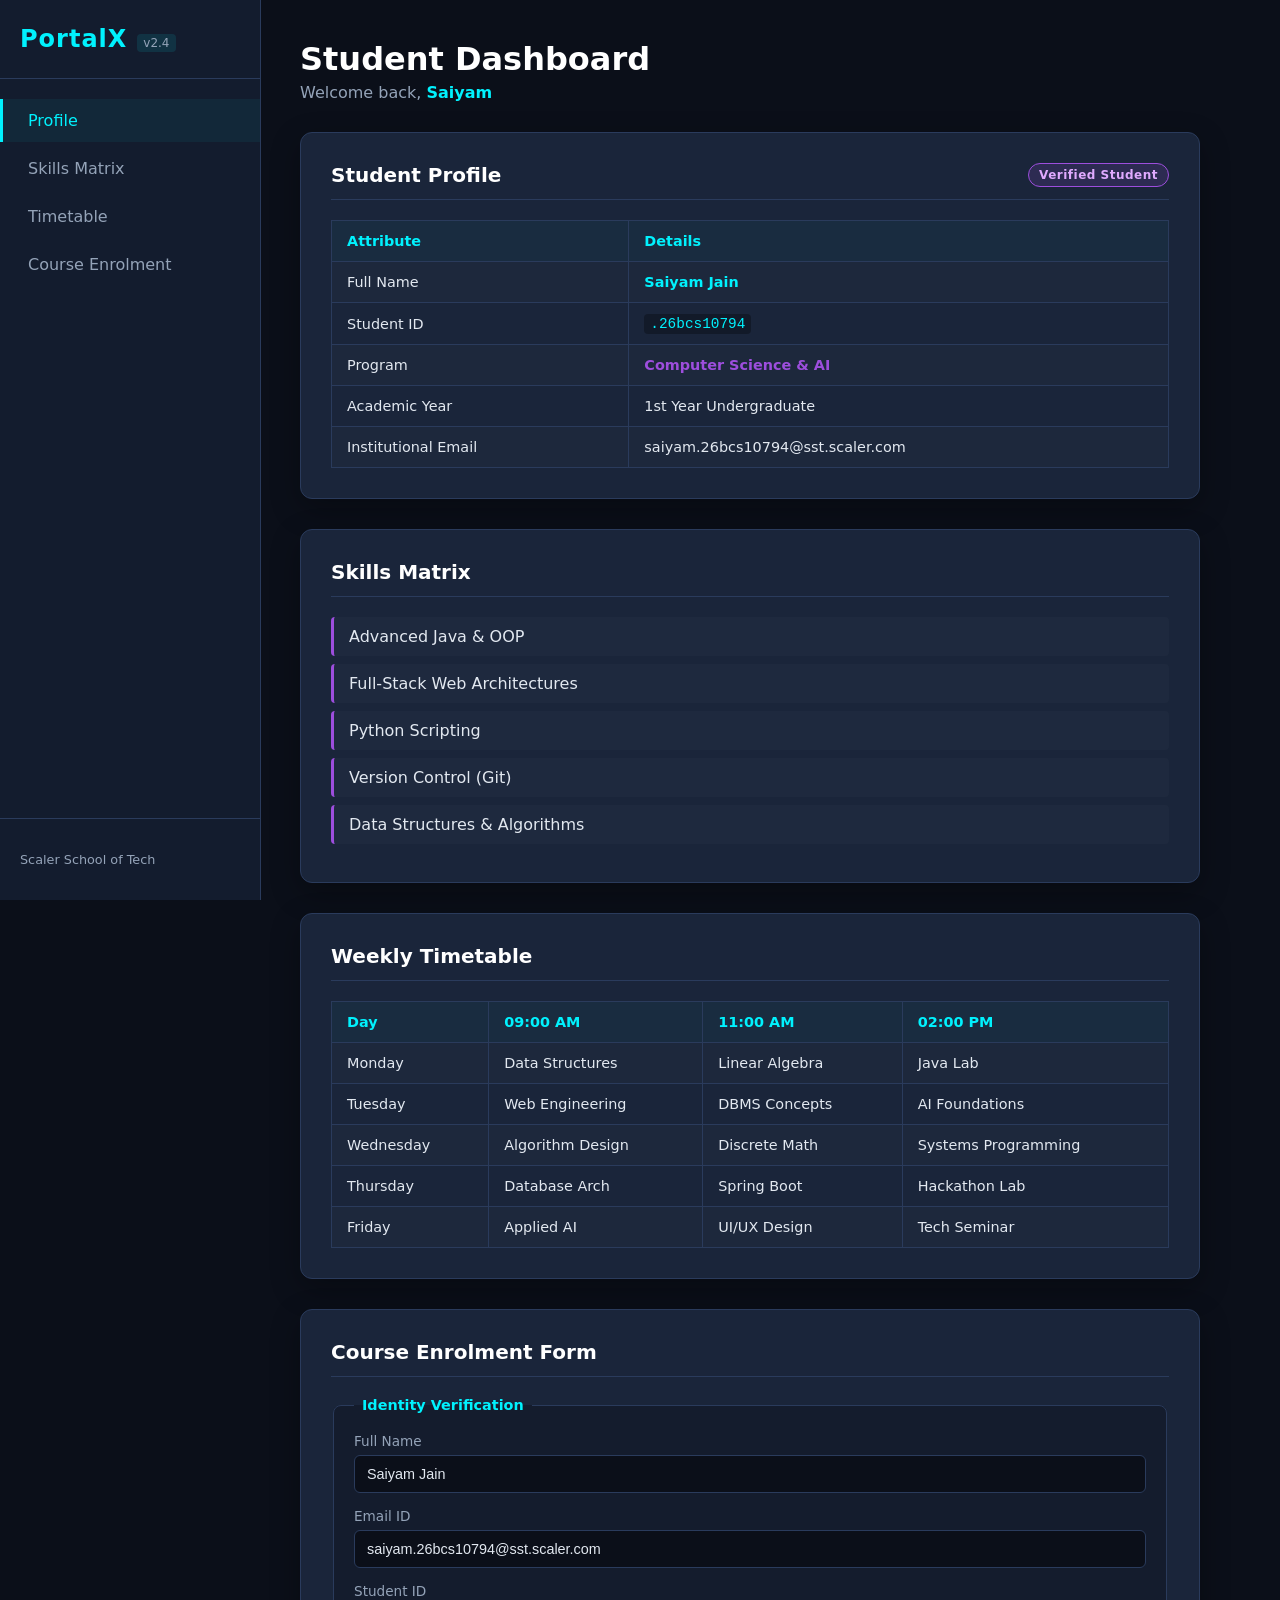
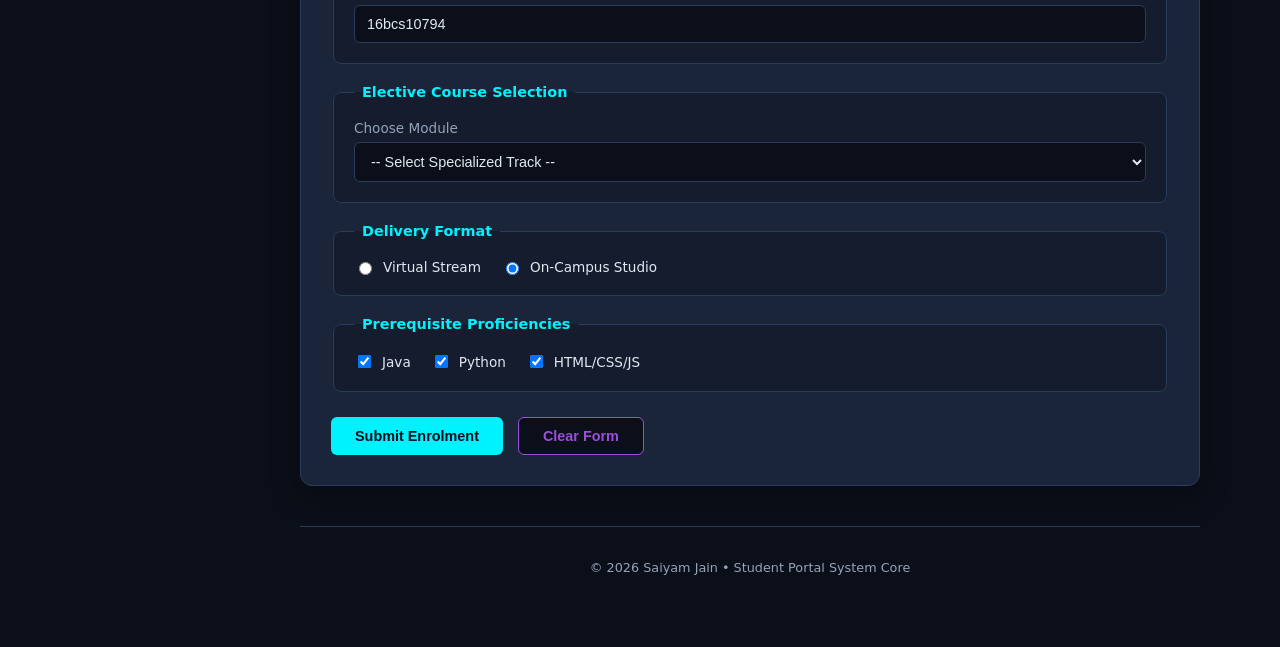
<file: index.html>
<!DOCTYPE html>
<html lang="en">
<head>
    <meta charset="UTF-8">
    <meta name="viewport" content="width=device-width, initial-scale=1.0">
    <title>Saiyam Jain | Student Hub</title>
    <link rel="stylesheet" href="saiyam-styles.css">
</head>
<body>

    <!-- App Shell Layout -->
    <div class="app-layout">
        
        <!-- Sidebar Navigation -->
        <aside class="sidebar">
            <div class="brand">
                <h2>PortalX</h2>
                <span class="version">v2.4</span>
            </div>
            <nav class="side-nav">
                <a href="#profile" class="active">Profile</a>
                <a href="#skills">Skills Matrix</a>
                <a href="#schedule">Timetable</a>
                <a href="#register">Course Enrolment</a>
            </nav>
            <div class="sidebar-footer">
                <p>Scaler School of Tech</p>
            </div>
        </aside>

        <!-- Main Content Area -->
        <main class="main-content">
            
            <!-- Top Header Banner -->
            <header class="top-banner">
                <h1>Student Dashboard</h1>
                <p>Welcome back, <span class="highlight-cyan">Saiyam</span></p>
            </header>

            <!-- Profile Card -->
            <section id="profile" class="cyber-card">
                <div class="card-header">
                    <h2>Student Profile</h2>
                    <span class="cyber-badge">Verified Student</span>
                </div>
                <table>
                    <tr>
                        <th>Attribute</th>
                        <th>Details</th>
                    </tr>
                    <tr>
                        <td>Full Name</td>
                        <td><span id="student-name">Saiyam Jain</span></td>
                    </tr>
                    <tr>
                        <td>Student ID</td>
                        <td><code>.26bcs10794</code></td>
                    </tr>
                    <tr>
                        <td>Program</td>
                        <td><span class="highlight-purple">Computer Science & AI</span></td>
                    </tr>
                    <tr>
                        <td>Academic Year</td>
                        <td>1st Year Undergraduate</td>
                    </tr>
                    <tr>
                        <td>Institutional Email</td>
                        <td>saiyam.26bcs10794@sst.scaler.com</td>
                    </tr>
                </table>
            </section>

            <!-- Skills Matrix -->
            <section id="skills" class="cyber-card">
                <div class="card-header">
                    <h2>Skills Matrix</h2>
                </div>
                <ul class="neon-list">
                    <li>Advanced Java & OOP</li>
                    <li>Full-Stack Web Architectures</li>
                    <li>Python Scripting</li>
                    <li>Version Control (Git)</li>
                    <li>Data Structures & Algorithms</li>
                </ul>
            </section>

            <!-- Timetable Section -->
            <section id="schedule" class="cyber-card">
                <div class="card-header">
                    <h2>Weekly Timetable</h2>
                </div>
                <table>
                    <tr>
                        <th>Day</th>
                        <th>09:00 AM</th>
                        <th>11:00 AM</th>
                        <th>02:00 PM</th>
                    </tr>
                    <tr>
                        <td>Monday</td>
                        <td>Data Structures</td>
                        <td>Linear Algebra</td>
                        <td>Java Lab</td>
                    </tr>
                    <tr>
                        <td>Tuesday</td>
                        <td>Web Engineering</td>
                        <td>DBMS Concepts</td>
                        <td>AI Foundations</td>
                    </tr>
                    <tr>
                        <td>Wednesday</td>
                        <td>Algorithm Design</td>
                        <td>Discrete Math</td>
                        <td>Systems Programming</td>
                    </tr>
                    <tr>
                        <td>Thursday</td>
                        <td>Database Arch</td>
                        <td>Spring Boot</td>
                        <td>Hackathon Lab</td>
                    </tr>
                    <tr>
                        <td>Friday</td>
                        <td>Applied AI</td>
                        <td>UI/UX Design</td>
                        <td>Tech Seminar</td>
                    </tr>
                </table>
            </section>

            <!-- Registration Form Section -->
            <section id="register" class="cyber-card">
                <div class="card-header">
                    <h2>Course Enrolment Form</h2>
                </div>
                <form>
                    <fieldset class="cyber-fieldset">
                        <legend>Identity Verification</legend>
                        
                        <div class="input-group">
                            <label for="name-input">Full Name</label>
                            <input type="text" id="name-input" name="name" value="Saiyam Jain" required>
                        </div>

                        <div class="input-group">
                            <label for="email-input">Email ID</label>
                            <input type="email" id="email-input" name="email" value="saiyam.26bcs10794@sst.scaler.com" required>
                        </div>

                        <div class="input-group">
                            <label for="id-input">Student ID</label>
                            <input type="text" id="id-input" name="student_id" value="16bcs10794" required>
                        </div>
                    </fieldset>

                    <fieldset class="cyber-fieldset">
                        <legend>Elective Course Selection</legend>
                        <div class="input-group">
                            <label for="course-select">Choose Module</label>
                            <select id="course-select" name="course">
                                <option value="" disabled selected>-- Select Specialized Track --</option>
                                <option value="advanced-java">Advanced Backend with Spring Boot</option>
                                <option value="fullstack">Full Stack React & Node</option>
                                <option value="ai-ml">Machine Learning Fundamentals</option>
                                <option value="advanced-dsa">Competitive Programming & DSA</option>
                            </select>
                        </div>
                    </fieldset>

                    <fieldset class="cyber-fieldset">
                        <legend>Delivery Format</legend>
                        <div class="choice-container">
                            <div class="choice-item">
                                <input type="radio" id="mode-virtual" name="learning_mode" value="online">
                                <label for="mode-virtual">Virtual Stream</label>
                            </div>
                            <div class="choice-item">
                                <input type="radio" id="mode-campus" name="learning_mode" value="offline" checked>
                                <label for="mode-campus">On-Campus Studio</label>
                            </div>
                        </div>
                    </fieldset>

                    <fieldset class="cyber-fieldset">
                        <legend>Prerequisite Proficiencies</legend>
                        <div class="choice-container">
                            <div class="choice-item">
                                <input type="checkbox" id="chk-java" name="skills" value="java" checked>
                                <label for="chk-java">Java</label>
                            </div>
                            <div class="choice-item">
                                <input type="checkbox" id="chk-python" name="skills" value="python" checked>
                                <label for="chk-python">Python</label>
                            </div>
                            <div class="choice-item">
                                <input type="checkbox" id="chk-web" name="skills" value="web" checked>
                                <label for="chk-web">HTML/CSS/JS</label>
                            </div>
                        </div>
                    </fieldset>

                    <div class="form-actions">
                        <button type="submit" class="btn-neon-cyan">Submit Enrolment</button>
                        <button type="reset" class="btn-neon-purple">Clear Form</button>
                    </div>
                </form>
            </section>

            <!-- Footer -->
            <footer class="cyber-footer">
                <p>&copy; 2026 Saiyam Jain &bull; Student Portal System Core</p>
            </footer>

        </main>
    </div>

</body>
</html>
</file>
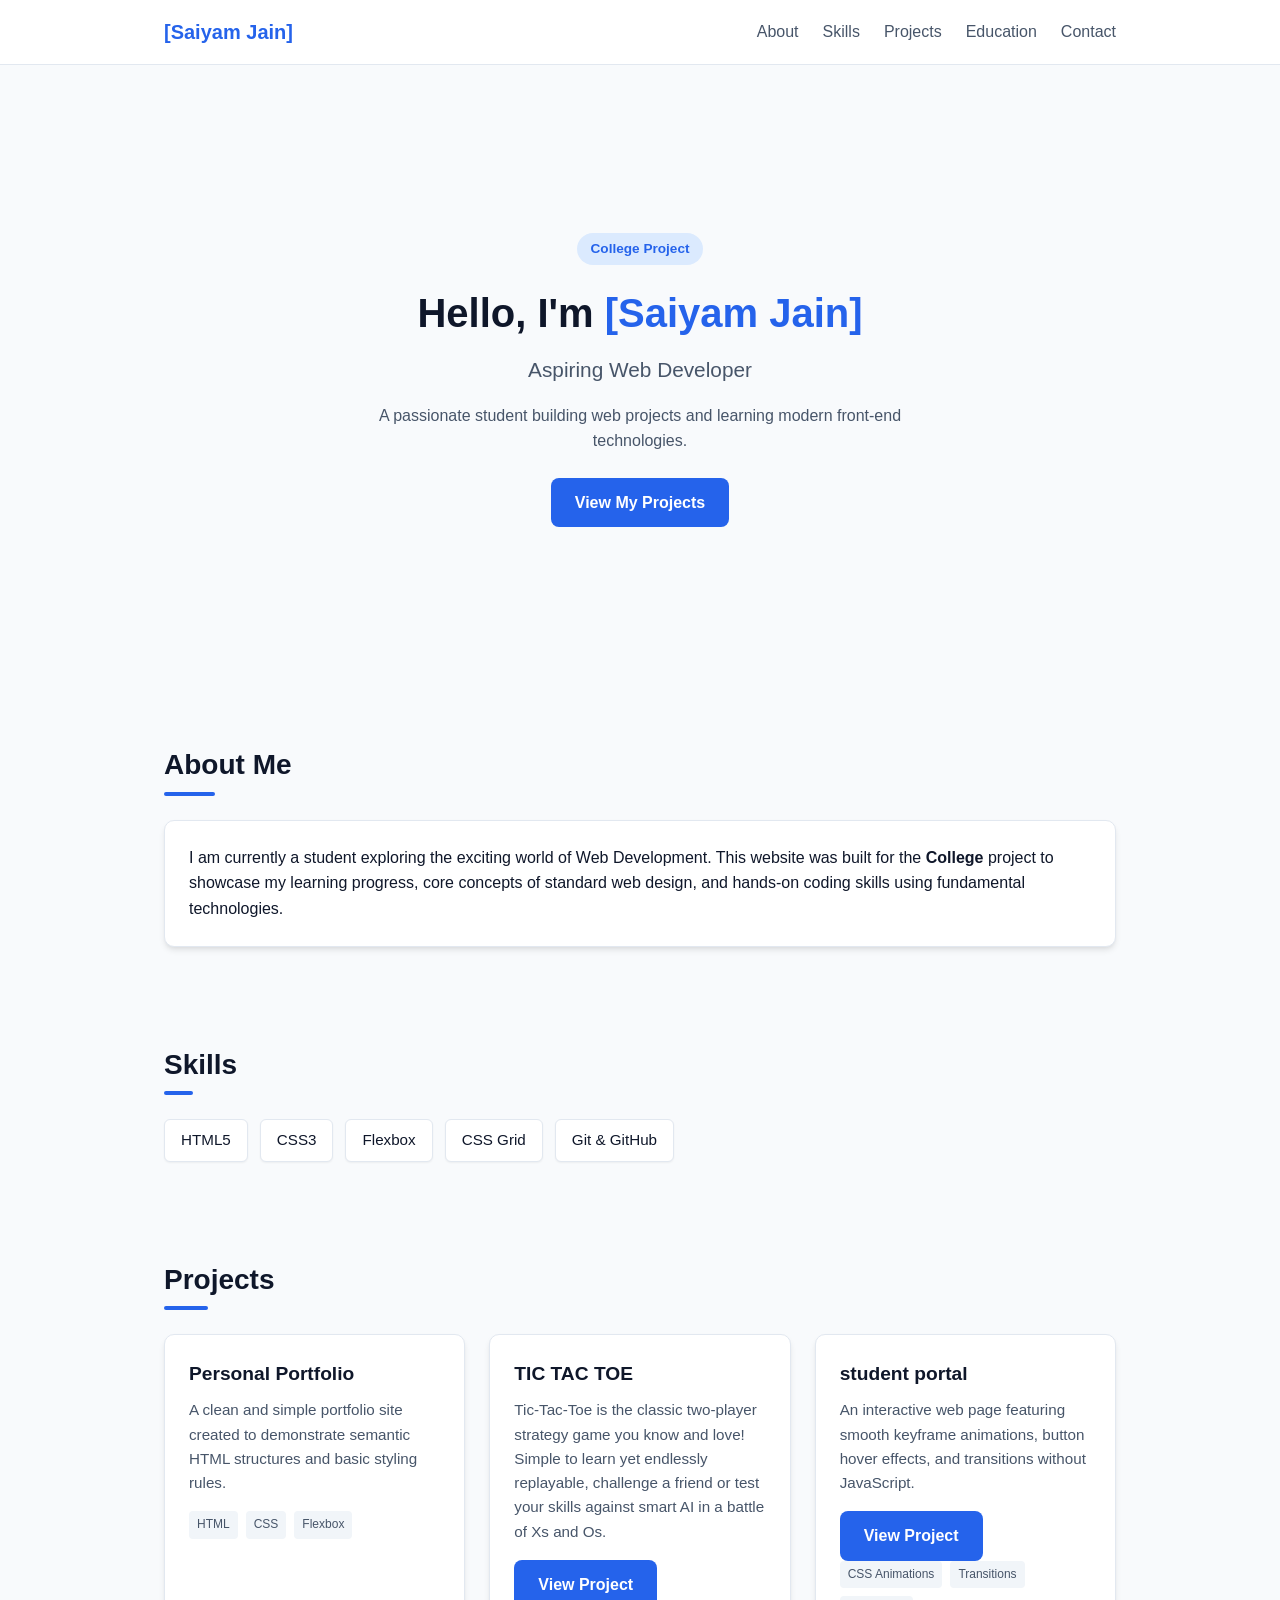
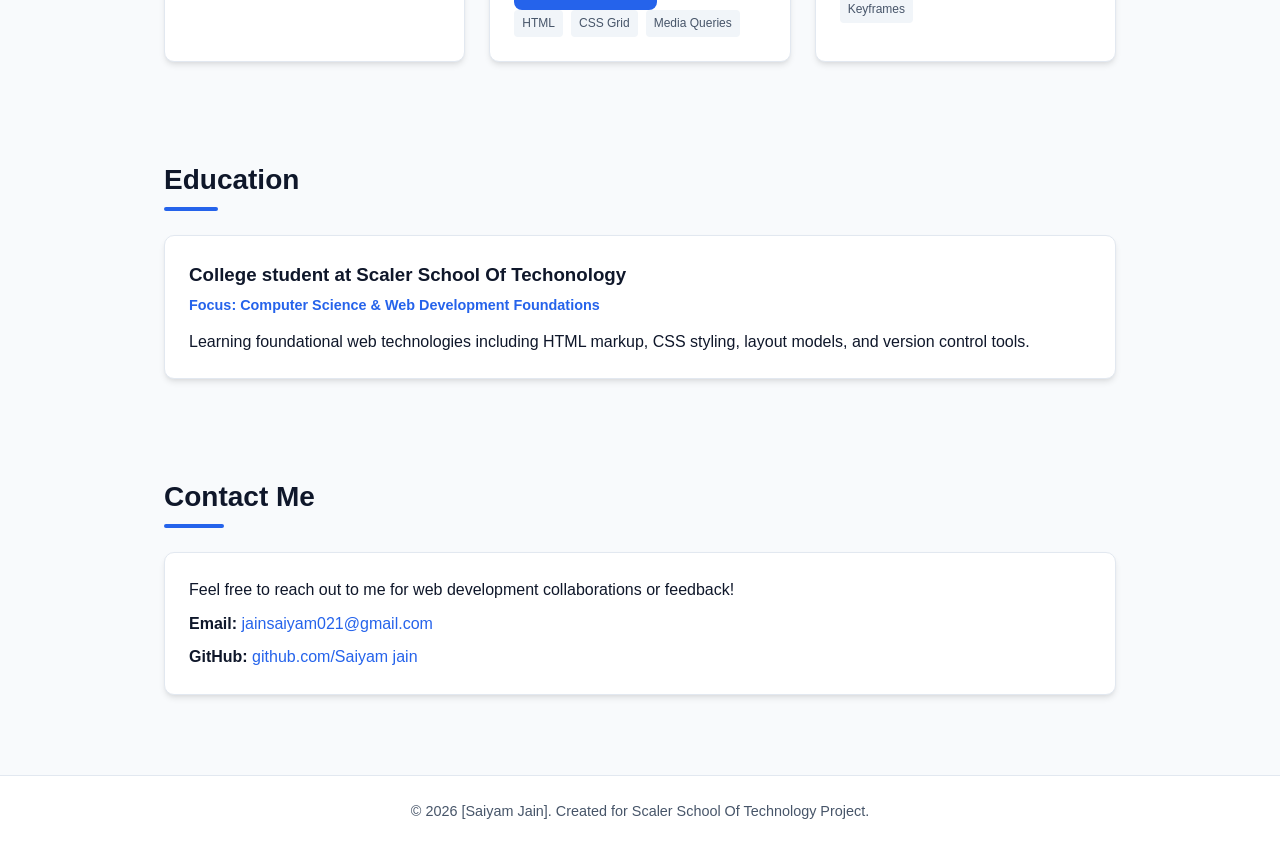
<file: portfolio.html>
<!DOCTYPE html>
<html lang="en">
<head>
  <meta charset="UTF-8">
  <meta name="viewport" content="width=device-width, initial-scale=1.0">
  <title>[Saiyam Jain] - Personal Portfolio</title>
  <link rel="stylesheet" href="index.css">
</head>
<body>

  <!-- Header Section with Navigation Links -->
  <header class="header">
    <nav class="navbar">
      <a href="#" class="logo">[Saiyam Jain]</a>
      <ul class="nav-links">
        <li><a href="#about">About</a></li>
        <li><a href="#skills">Skills</a></li>
        <li><a href="#projects">Projects</a></li>
        <li><a href="#education">Education</a></li>
        <li><a href="#contact">Contact</a></li>
      </ul>
    </nav>
  </header>

  <main>
    <!-- Hero Section -->
    <section id="hero" class="hero">
      <div class="hero-content">
        <span class="badge">College Project</span>
        <h1>Hello, I'm <span class="accent-text">[Saiyam Jain]</span></h1>
        <h2>Aspiring Web Developer</h2>
        <p>A passionate student building web projects and learning modern front-end technologies.</p>
        <a href="#projects" class="btn">View My Projects</a>
      </div>
    </section>

    <!-- About Section -->
    <section id="about" class="section">
      <h2 class="section-title">About Me</h2>
      <div class="card about-card">
        <p>
          I am currently a student exploring the exciting world of Web Development. 
          This website was built for the <strong>College</strong> project to showcase my learning progress, 
          core concepts of standard web design, and hands-on coding skills using fundamental technologies.
        </p>
      </div>
    </section>

    <!-- Skills Section -->
    <section id="skills" class="section">
      <h2 class="section-title">Skills</h2>
      <div class="skills-container">
        <div class="skill-tag">HTML5</div>
        <div class="skill-tag">CSS3</div>
        <div class="skill-tag">Flexbox</div>
        <div class="skill-tag">CSS Grid</div>
        <div class="skill-tag">Git & GitHub</div>
      </div>
    </section>

    <!-- Projects Section -->
    <section id="projects" class="section">
      <h2 class="section-title">Projects</h2>
      <div class="projects-grid">
        
        <!-- Project 1 -->
        <div class="project-card">
          <h3>Personal Portfolio</h3>
          <p>A clean and simple portfolio site created to demonstrate semantic HTML structures and basic styling rules.</p>
          <div class="project-tech">
            <span>HTML</span>
            <span>CSS</span>
            <span>Flexbox</span>
          </div>
        </div>

        <!-- Project 2 -->
        <div class="project-card">
          <h3>TIC TAC TOE</h3>
          <p>Tic-Tac-Toe is the classic two-player strategy game you know and love! Simple to learn yet endlessly replayable, challenge a friend or test your skills against smart AI in a battle of Xs and Os.</p>
          <a href="https://jainsaiyam021-png.github.io/tictactoe/modern_portfolio_tic_tac_toe.html" target="_blank" class="btn">View Project</a>
          <div class="project-tech">
            <span>HTML</span>
            <span>CSS Grid</span>
            <span>Media Queries</span>
          </div>
        </div>

        <!-- Project 3 -->
        <div class="project-card">
          <h3>student portal</h3>
          <p>An interactive web page featuring smooth keyframe animations, button hover effects, and transitions without JavaScript.</p>
           <a href="https://jainsaiyam021-png.github.io/student-portal/portal.html" target="_blank" class="btn">View Project</a>
          <div class="project-tech">
            <span>CSS Animations</span>
            <span>Transitions</span>
            <span>Keyframes</span>
          </div>
        </div>

      </div>
    </section>

    <!-- Education Section -->
    <section id="education" class="section">
      <h2 class="section-title">Education</h2>
      <div class="card">
        <h3>College student at Scaler School Of Techonology </h3>
        <p class="subtitle">Focus: Computer Science & Web Development Foundations</p>
        <p>Learning foundational web technologies including HTML markup, CSS styling, layout models, and version control tools.</p>
      </div>
    </section>

    <!-- Contact Section -->
    <section id="contact" class="section">
      <h2 class="section-title">Contact Me</h2>
      <div class="card contact-card">
        <p>Feel free to reach out to me for web development collaborations or feedback!</p>
        <div class="contact-links">
          <p><strong>Email:</strong> <a href="mailto:jainsaiyam021@gmail.com">jainsaiyam021@gmail.com</a></p>
          <p><strong>GitHub:</strong> <a href="https://github.com/jainsaiyam021-png" target="_blank" rel="noopener noreferrer">github.com/Saiyam jain</a></p>
        </div>
      </div>
    </section>
  </main>

  <!-- Footer Section -->
  <footer class="footer">
    <p>&copy; 2026 [Saiyam Jain]. Created for Scaler School Of Technology Project.</p>
  </footer>

</body>
</html>
</file>
<file: saiyam-styles.css>
/* --- Cyber / Dark-Mode Theme Styles --- */
:root {
    --bg-deep: #0b0f19;
    --bg-surface: #131c2e;
    --bg-card: #1a253a;
    --border-color: #2a3b5c;
    --neon-cyan: #00f2fe;
    --neon-purple: #9d4edd;
    --text-primary: #e2e8f0;
    --text-secondary: #94a3b8;
}

body {
    background-color: var(--bg-deep);
    font-family: 'Inter', system-ui, -apple-system, sans-serif;
    color: var(--text-primary);
    margin: 0;
    padding: 0;
}

/* --- App Layout (Sidebar + Main) --- */
.app-layout {
    display: flex;
    min-height: 100vh;
}

.sidebar {
    width: 260px;
    background-color: var(--bg-surface);
    border-right: 1px solid var(--border-color);
    display: flex;
    flex-direction: column;
    position: fixed;
    height: 100vh;
}

.brand {
    padding: 25px 20px;
    border-bottom: 1px solid var(--border-color);
    display: flex;
    align-items: baseline;
    gap: 10px;
}

.brand h2 {
    margin: 0;
    color: var(--neon-cyan);
    font-size: 1.5rem;
    letter-spacing: 1px;
}

.version {
    font-size: 0.75rem;
    color: var(--text-secondary);
    background: rgba(0, 242, 254, 0.1);
    padding: 2px 6px;
    border-radius: 4px;
}

.side-nav {
    padding: 20px 0;
    display: flex;
    flex-direction: column;
    gap: 5px;
}

.side-nav a {
    padding: 12px 25px;
    color: var(--text-secondary);
    text-decoration: none;
    font-weight: 500;
    transition: all 0.2s ease;
    border-left: 3px solid transparent;
}

.side-nav a:hover, 
.side-nav a.active {
    color: var(--neon-cyan);
    background-color: rgba(0, 242, 254, 0.05);
    border-left-color: var(--neon-cyan);
}

.sidebar-footer {
    margin-top: auto;
    padding: 20px;
    font-size: 0.8rem;
    color: var(--text-secondary);
    border-top: 1px solid var(--border-color);
}

.main-content {
    margin-left: 260px;
    flex: 1;
    padding: 40px;
    max-width: 900px;
}

/* --- Top Header Banner --- */
.top-banner {
    margin-bottom: 30px;
}

.top-banner h1 {
    margin: 0 0 5px 0;
    font-size: 2rem;
    color: #ffffff;
}

.top-banner p {
    margin: 0;
    color: var(--text-secondary);
}

/* --- Cyber Cards --- */
.cyber-card {
    background-color: var(--bg-card);
    border: 1px solid var(--border-color);
    border-radius: 12px;
    padding: 30px;
    margin-bottom: 30px;
    box-shadow: 0 10px 30px rgba(0, 0, 0, 0.3);
}

.card-header {
    display: flex;
    justify-content: space-between;
    align-items: center;
    margin-bottom: 20px;
    border-bottom: 1px solid var(--border-color);
    padding-bottom: 12px;
}

.card-header h2 {
    margin: 0;
    font-size: 1.25rem;
    color: #ffffff;
}

/* --- Custom Highlights & Badges --- */
.highlight-cyan {
    color: var(--neon-cyan);
    font-weight: bold;
}

.highlight-purple {
    color: var(--neon-purple);
    font-weight: bold;
}

.cyber-badge {
    background: rgba(157, 78, 221, 0.15);
    color: #e0aaff;
    border: 1px solid var(--neon-purple);
    padding: 4px 10px;
    border-radius: 20px;
    font-size: 0.75rem;
    font-weight: bold;
    letter-spacing: 0.5px;
}

#student-name {
    color: var(--neon-cyan);
    font-weight: bold;
}

/* --- Tables --- */
table {
    width: 100%;
    border-collapse: collapse;
    margin-top: 10px;
}

th, td {
    border: 1px solid var(--border-color);
    padding: 12px 15px;
    text-align: left;
    font-size: 0.9rem;
}

th {
    background-color: rgba(0, 242, 254, 0.03);
    color: var(--neon-cyan);
    font-weight: 600;
}

tr:nth-child(even) {
    background-color: rgba(255, 255, 255, 0.01);
}

code {
    background: rgba(0, 0, 0, 0.3);
    padding: 2px 6px;
    border-radius: 4px;
    color: var(--neon-cyan);
    font-family: monospace;
}

/* --- Lists --- */
.neon-list {
    list-style-type: none;
    padding-left: 0;
    margin: 0;
}

.neon-list li {
    padding: 10px 15px;
    margin-bottom: 8px;
    background: rgba(255, 255, 255, 0.02);
    border-left: 3px solid var(--neon-purple);
    border-radius: 4px;
    font-weight: 500;
}

/* --- Forms & Controls --- */
.cyber-fieldset {
    border: 1px solid var(--border-color);
    border-radius: 8px;
    padding: 20px;
    margin-bottom: 20px;
    background: rgba(11, 15, 25, 0.4);
}

.cyber-fieldset legend {
    color: var(--neon-cyan);
    font-weight: bold;
    padding: 0 8px;
    font-size: 0.9rem;
}

.input-group {
    margin-bottom: 15px;
}

.input-group:last-child {
    margin-bottom: 0;
}

label {
    display: block;
    margin-bottom: 6px;
    font-size: 0.85rem;
    color: var(--text-secondary);
    font-weight: 500;
}

input[type="text"],
input[type="email"],
select {
    width: 100%;
    padding: 10px 12px;
    background-color: var(--bg-deep);
    border: 1px solid var(--border-color);
    border-radius: 6px;
    color: var(--text-primary);
    box-sizing: border-box;
    font-size: 0.9rem;
    transition: border-color 0.2s;
}

input[type="text"]:focus,
input[type="email"]:focus,
select:focus {
    border-color: var(--neon-cyan);
    outline: none;
    box-shadow: 0 0 8px rgba(0, 242, 254, 0.2);
}

.choice-container {
    display: flex;
    gap: 20px;
    flex-wrap: wrap;
}

.choice-item {
    display: flex;
    align-items: center;
    gap: 8px;
}

.choice-item label {
    margin-bottom: 0;
    color: var(--text-primary);
    cursor: pointer;
}

/* --- Buttons --- */
.form-actions {
    display: flex;
    gap: 15px;
    margin-top: 25px;
}

button {
    padding: 10px 24px;
    border-radius: 6px;
    font-weight: 600;
    cursor: pointer;
    font-size: 0.9rem;
    border: none;
    transition: opacity 0.2s;
}

.btn-neon-cyan {
    background-color: var(--neon-cyan);
    color: var(--bg-deep);
}

.btn-neon-cyan:hover {
    opacity: 0.9;
    box-shadow: 0 0 12px rgba(0, 242, 254, 0.4);
}

.btn-neon-purple {
    background-color: var(--bg-deep);
    color: var(--neon-purple);
    border: 1px solid var(--neon-purple);
}

.btn-neon-purple:hover {
    background-color: rgba(157, 78, 221, 0.1);
}

/* --- Footer --- */
.cyber-footer {
    text-align: center;
    padding: 20px 0;
    color: var(--text-secondary);
    font-size: 0.8rem;
    border-top: 1px solid var(--border-color);
    margin-top: 40px;
}
</file>
<file: index.css>
/* STREAMING_CHUNK:Defining CSS variables and global reset styles... */
/* ==========================================================================
   Global Variables & Styles
   ========================================================================== */
:root {
  /* Theme Colors */
  --bg-color: #f8fafc;         /* Light neutral background */
  --card-bg: #ffffff;          /* White card background */
  --text-dark: #0f172a;        /* Dark heading text */
  --text-muted: #475569;       /* Muted paragraph text */
  --accent-color: #2563eb;     /* Blue accent color */
  --accent-hover: #1d4ed8;     /* Darker blue for hover */
  --border-color: #e2e8f0;     /* Border gray */
  --shadow: 0 4px 6px -1px rgba(0, 0, 0, 0.1), 0 2px 4px -2px rgba(0, 0, 0, 0.05);
}

/* Basic Reset for consistent sizing across browsers */
* {
  margin: 0;
  padding: 0;
  box-sizing: border-box; /* Includes padding and border in element width */
}

html {
  scroll-behavior: smooth; /* Smooth scrolling when clicking navbar anchor links */
}

body {
  font-family: 'Segoe UI', Tahoma, Geneva, Verdana, sans-serif;
  background-color: var(--bg-color);
  color: var(--text-dark);
  line-height: 1.6;
}

/* STREAMING_CHUNK:Styling the header and flexbox navbar... */
/* ==========================================================================
   Header & Navbar (Flexbox Layout)
   ========================================================================== */
.header {
  background-color: var(--card-bg);
  border-bottom: 1px solid var(--border-color);
  position: sticky;
  top: 0;
  z-index: 100;
}

/* FLEXBOX DEMO: Navbar layout using display: flex */
.navbar {
  display: flex;
  justify-content: space-between; /* Space out logo and links */
  align-items: center;            /* Center vertically */
  max-width: 1000px;
  margin: 0 auto;                 /* BOX MODEL: Auto left/right margin centers element */
  padding: 1rem 1.5rem;          /* BOX MODEL: Internal spacing */
}

.logo {
  font-size: 1.25rem;
  font-weight: 700;
  color: var(--accent-color);
  text-decoration: none;
}

.nav-links {
  display: flex;       /* FLEXBOX: Align navigation items horizontally */
  list-style: none;
  gap: 1.5rem;          /* Space between links */
}

.nav-links a {
  text-decoration: none;
  color: var(--text-muted);
  font-weight: 500;
  /* TRANSITION DEMO: Smooth color transition on hover */
  transition: color 0.2s ease;
}

.nav-links a:hover {
  color: var(--accent-color);
}

/* STREAMING_CHUNK:Designing the flexbox hero section... */
/* ==========================================================================
   Hero Section (Flexbox & Keyframe Animation)
   ========================================================================== */
/* FLEXBOX DEMO: Hero container alignment */
.hero {
  display: flex;
  justify-content: center;
  align-items: center;
  min-height: 70vh;
  padding: 2rem 1.5rem;
  text-align: center;
  /* KEYFRAME ANIMATION: Applied to entire hero section on page load */
  animation: fadeIn 1s ease-in-out;
}

.badge {
  display: inline-block;
  background-color: #dbeafe;
  color: var(--accent-color);
  padding: 0.35rem 0.85rem;      /* BOX MODEL: Padding inside badge */
  border-radius: 50px;           /* BOX MODEL: Rounded pill border */
  font-size: 0.85rem;
  font-weight: 600;
  margin-bottom: 1rem;
}

.hero h1 {
  font-size: 2.5rem;
  margin-bottom: 0.5rem;
}

.accent-text {
  color: var(--accent-color);
}

.hero h2 {
  font-size: 1.3rem;
  color: var(--text-muted);
  font-weight: 500;
  margin-bottom: 1rem;
}

.hero p {
  max-width: 600px;
  margin: 0 auto 1.5rem auto;
  color: var(--text-muted);
}

/* Button with Hover Transition & Box Model */
.btn {
  display: inline-block;
  background-color: var(--accent-color);
  color: #ffffff;
  padding: 0.75rem 1.5rem;       /* BOX MODEL: Padding */
  border-radius: 8px;            /* BOX MODEL: Curved corners */
  text-decoration: none;
  font-weight: 600;
  /* TRANSITION DEMO: Smooth transformation and shadow effect */
  transition: transform 0.2s ease, background-color 0.2s ease, box-shadow 0.2s ease;
}

.btn:hover {
  background-color: var(--accent-hover);
  transform: translateY(-2px);   /* Moves button slightly upwards */
  box-shadow: var(--shadow);
}

/* STREAMING_CHUNK:Adding keyframes animation for hero section... */
/* ==========================================================================
   CSS Keyframes Animation
   ========================================================================== */
@keyframes fadeIn {
  from {
    opacity: 0;
    transform: translateY(15px);
  }
  to {
    opacity: 1;
    transform: translateY(0);
  }
}

/* STREAMING_CHUNK:Styling about, skills, and education sections... */
/* ==========================================================================
   Sections & General Card Styling
   ========================================================================== */
.section {
  max-width: 1000px;
  margin: 0 auto;
  padding: 3rem 1.5rem;
}

.section-title {
  font-size: 1.75rem;
  margin-bottom: 1.5rem;
  position: relative;
  display: inline-block;
}

/* Decorative line under titles */
.section-title::after {
  content: '';
  display: block;
  width: 40%;
  height: 4px;
  background-color: var(--accent-color);
  border-radius: 2px;
  margin-top: 4px;
}

/* BOX MODEL DEMO: Card container demonstrating border, padding, and margin */
.card {
  background-color: var(--card-bg);
  padding: 1.5rem;               /* BOX MODEL: Internal spacing */
  border: 1px solid var(--border-color); /* BOX MODEL: Outer border */
  border-radius: 10px;           /* BOX MODEL: Rounded corners */
  box-shadow: var(--shadow);
}

.card h3 {
  margin-bottom: 0.25rem;
}

.card .subtitle {
  color: var(--accent-color);
  font-size: 0.9rem;
  font-weight: 600;
  margin-bottom: 0.75rem;
}

/* Skills Badges Flex Layout */
.skills-container {
  display: flex;
  flex-wrap: wrap;              /* Wrap badges to next line on small screens */
  gap: 0.75rem;
}

.skill-tag {
  background-color: var(--card-bg);
  border: 1px solid var(--border-color);
  padding: 0.5rem 1rem;         /* BOX MODEL: Padding */
  border-radius: 6px;           /* BOX MODEL: Border-radius */
  font-weight: 500;
  font-size: 0.95rem;
  box-shadow: 0 1px 2px rgba(0, 0, 0, 0.05);
}

/* STREAMING_CHUNK:Configuring CSS grid for project cards... */
/* ==========================================================================
   CSS Grid Layout (Projects Section)
   ========================================================================== */
/* CSS GRID DEMO: Grid container splitting cards into 3 equal columns */
.projects-grid {
  display: grid;
  grid-template-columns: repeat(3, 1fr); /* Creates 3 equal width columns */
  gap: 1.5rem;                             /* Spacing between grid items */
}

/* STREAMING_CHUNK:Applying hover transitions and box model styling... */
.project-card {
  background-color: var(--card-bg);
  border: 1px solid var(--border-color);   /* BOX MODEL: Border */
  border-radius: 10px;                     /* BOX MODEL: Border radius */
  padding: 1.5rem;                         /* BOX MODEL: Padding */
  box-shadow: var(--shadow);
  
  /* TRANSITION DEMO: Prepares card for hover effect */
  transition: transform 0.3s ease, border-color 0.3s ease, box-shadow 0.3s ease;
}

/* HOVER EFFECT DEMO */
.project-card:hover {
  transform: translateY(-5px);
  border-color: var(--accent-color);
  box-shadow: 0 10px 15px -3px rgba(0, 0, 0, 0.1);
}

.project-card h3 {
  font-size: 1.2rem;
  margin-bottom: 0.5rem;
}

.project-card p {
  color: var(--text-muted);
  font-size: 0.95rem;
  margin-bottom: 1rem;
}

/* Technologies used badges inside project card */
.project-tech {
  display: flex;
  gap: 0.5rem;
  flex-wrap: wrap;
}

.project-tech span {
  font-size: 0.75rem;
  background-color: #f1f5f9;
  color: var(--text-muted);
  padding: 0.25rem 0.5rem;
  border-radius: 4px;
}

/* STREAMING_CHUNK:Styling contact and footer sections... */
/* ==========================================================================
   Contact & Footer
   ========================================================================== */
.contact-links p {
  margin-top: 0.5rem;
}

.contact-links a {
  color: var(--accent-color);
  text-decoration: none;
}

.contact-links a:hover {
  text-decoration: underline;
}

.footer {
  text-align: center;
  padding: 1.5rem;
  background-color: var(--card-bg);
  border-top: 1px solid var(--border-color);
  color: var(--text-muted);
  font-size: 0.9rem;
  margin-top: 2rem;
}

/* STREAMING_CHUNK:Adding responsive media queries for mobile devices... */
/* ==========================================================================
   Media Query (Responsive Design for Tablets & Mobile)
   ========================================================================== */
/* MEDIA QUERY DEMO: Switches multi-column layout to single column on screens under 768px */
@media (max-width: 768px) {
  /* Switch navbar to column stack on smaller screens */
  .navbar {
    flex-direction: column;
    gap: 1rem;
  }

  .nav-links {
    gap: 1rem;
  }

  .hero h1 {
    font-size: 2rem;
  }

  /* Responsive Grid: Changes project cards from 3 columns to 1 column */
  .projects-grid {
    grid-template-columns: 1fr;
  }
}
</file>
